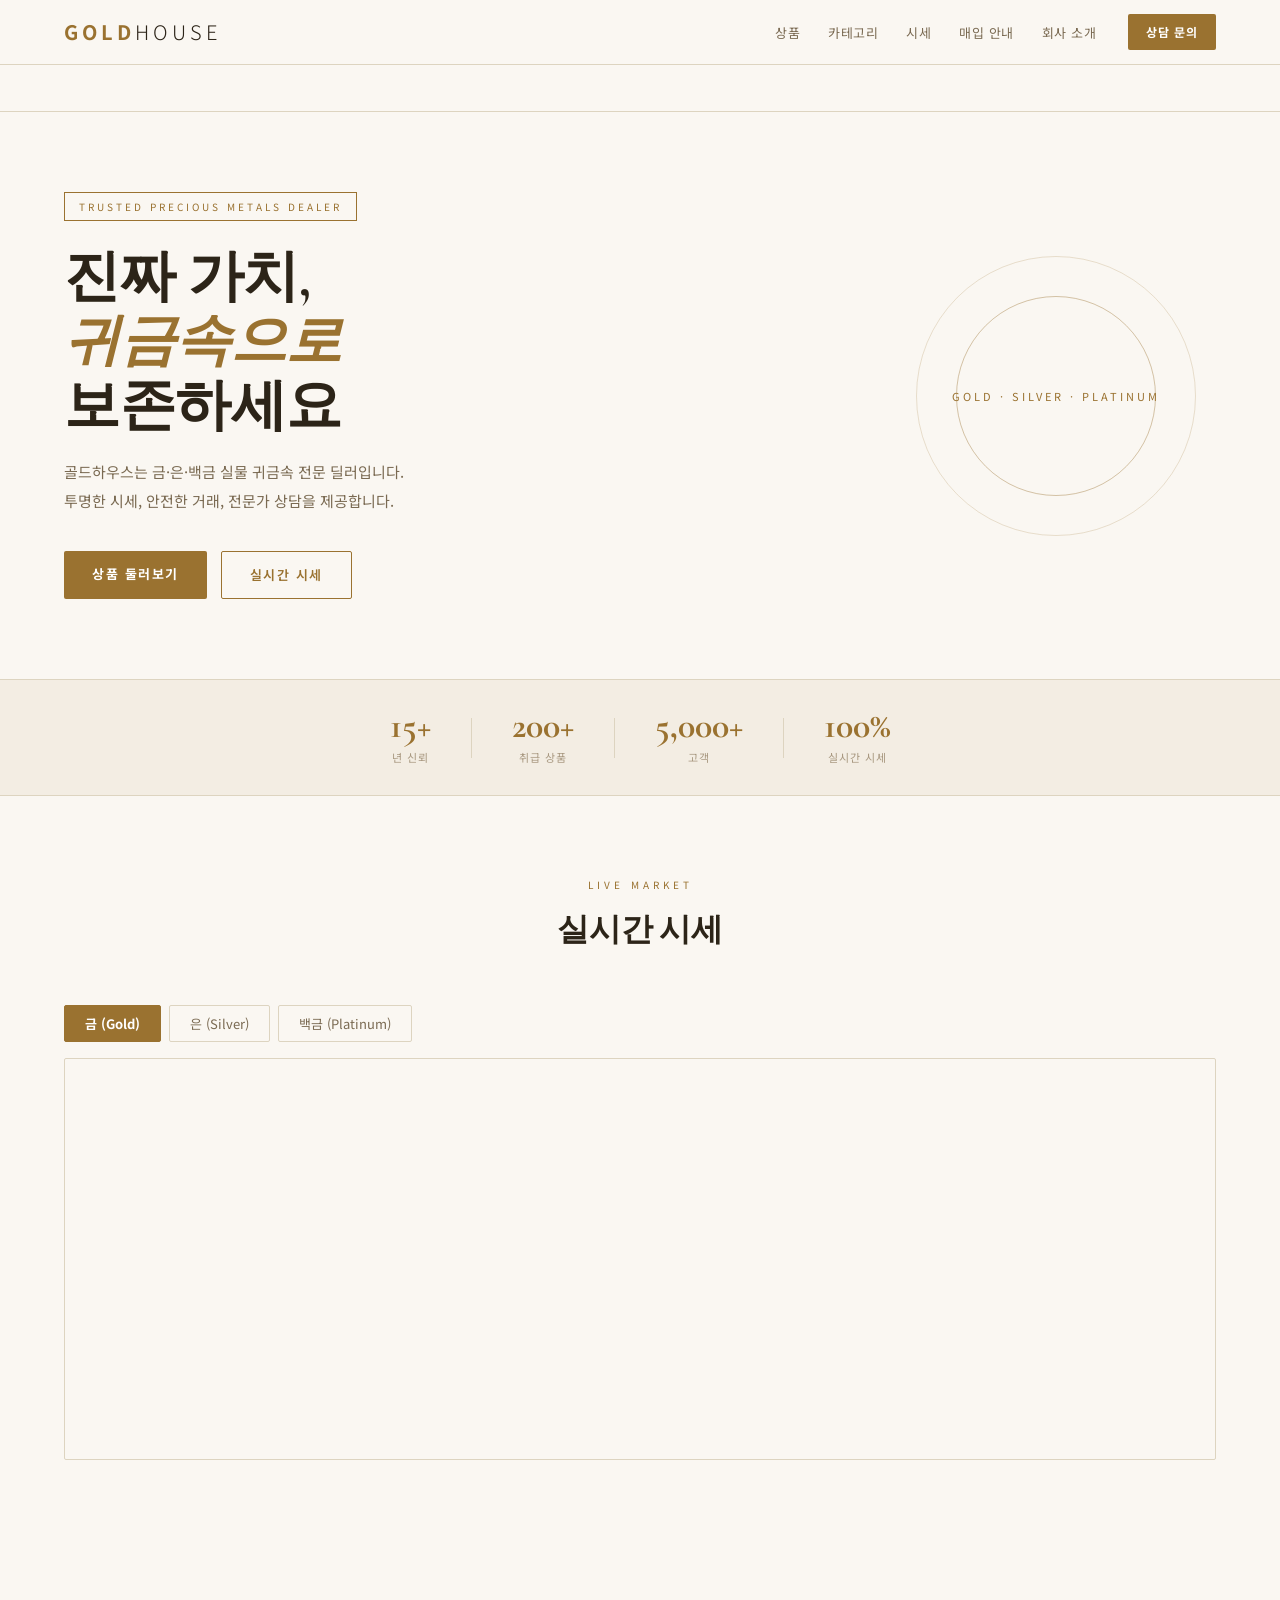
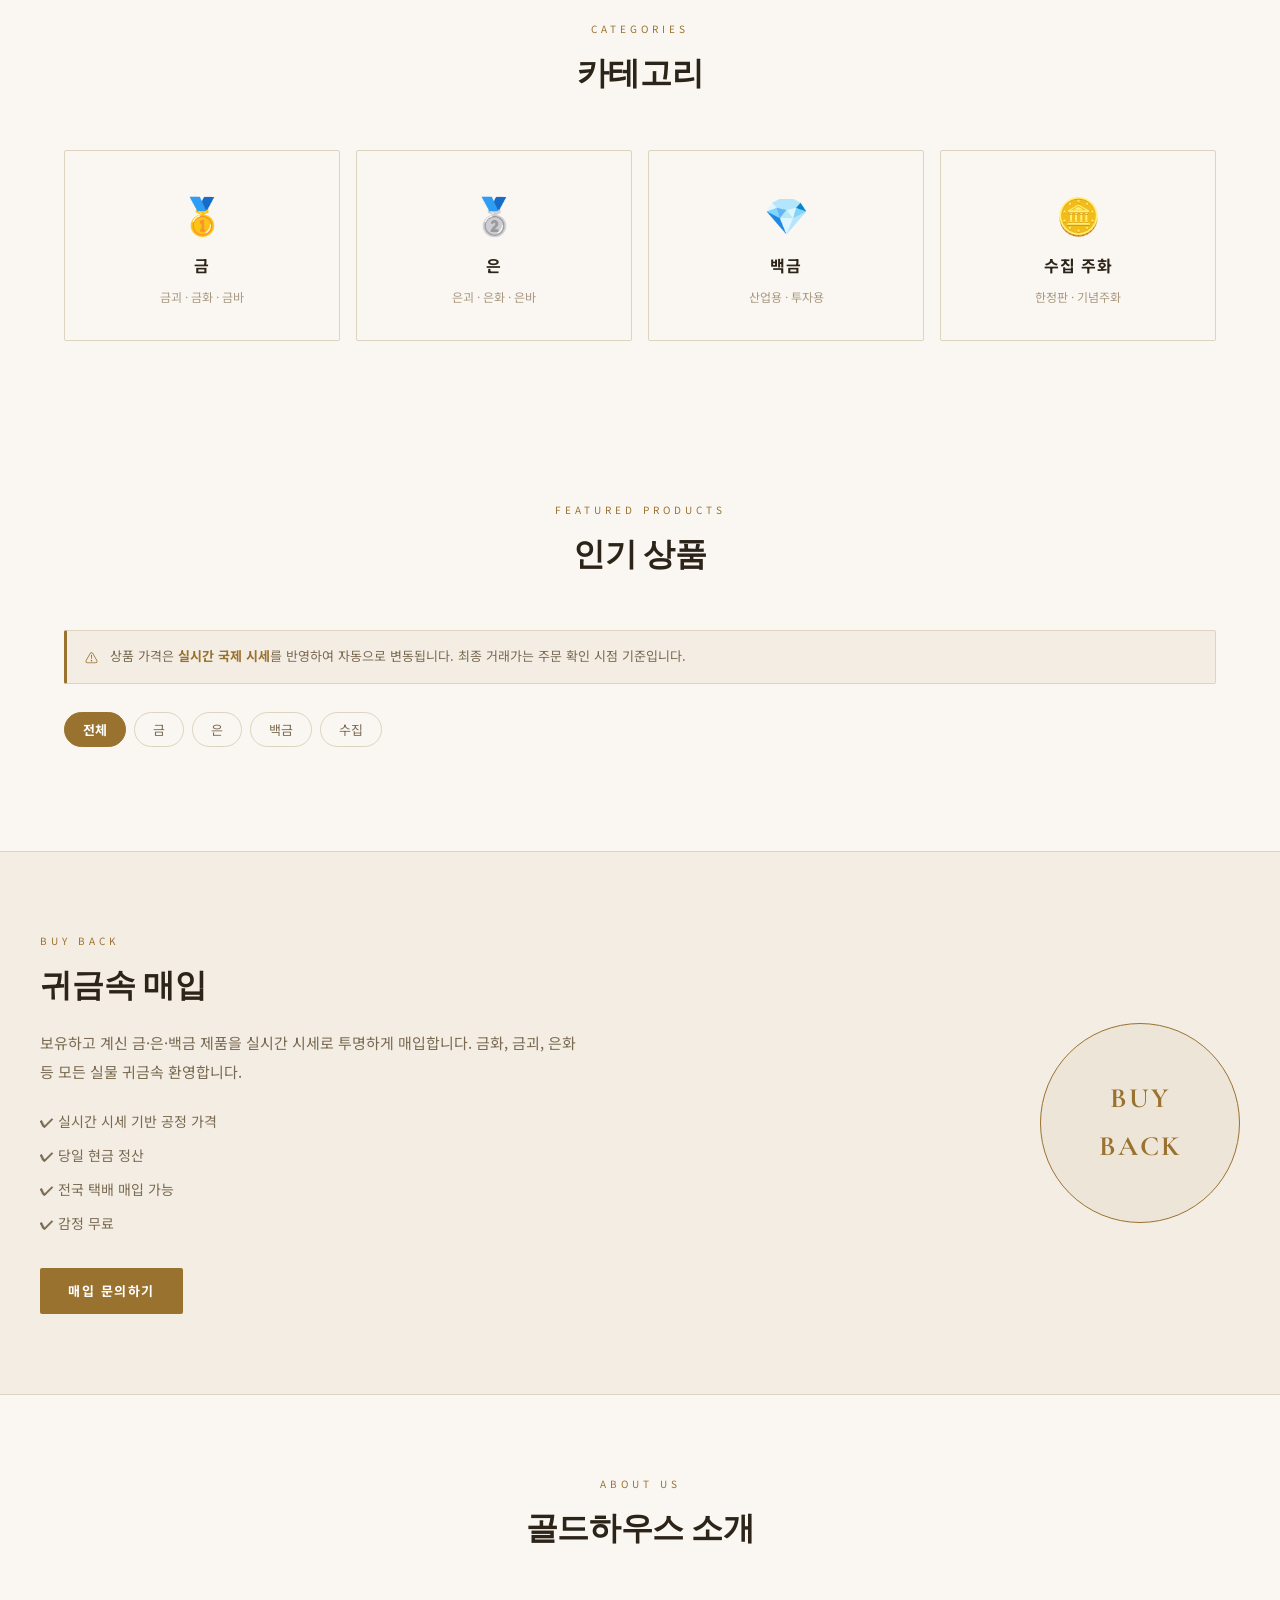
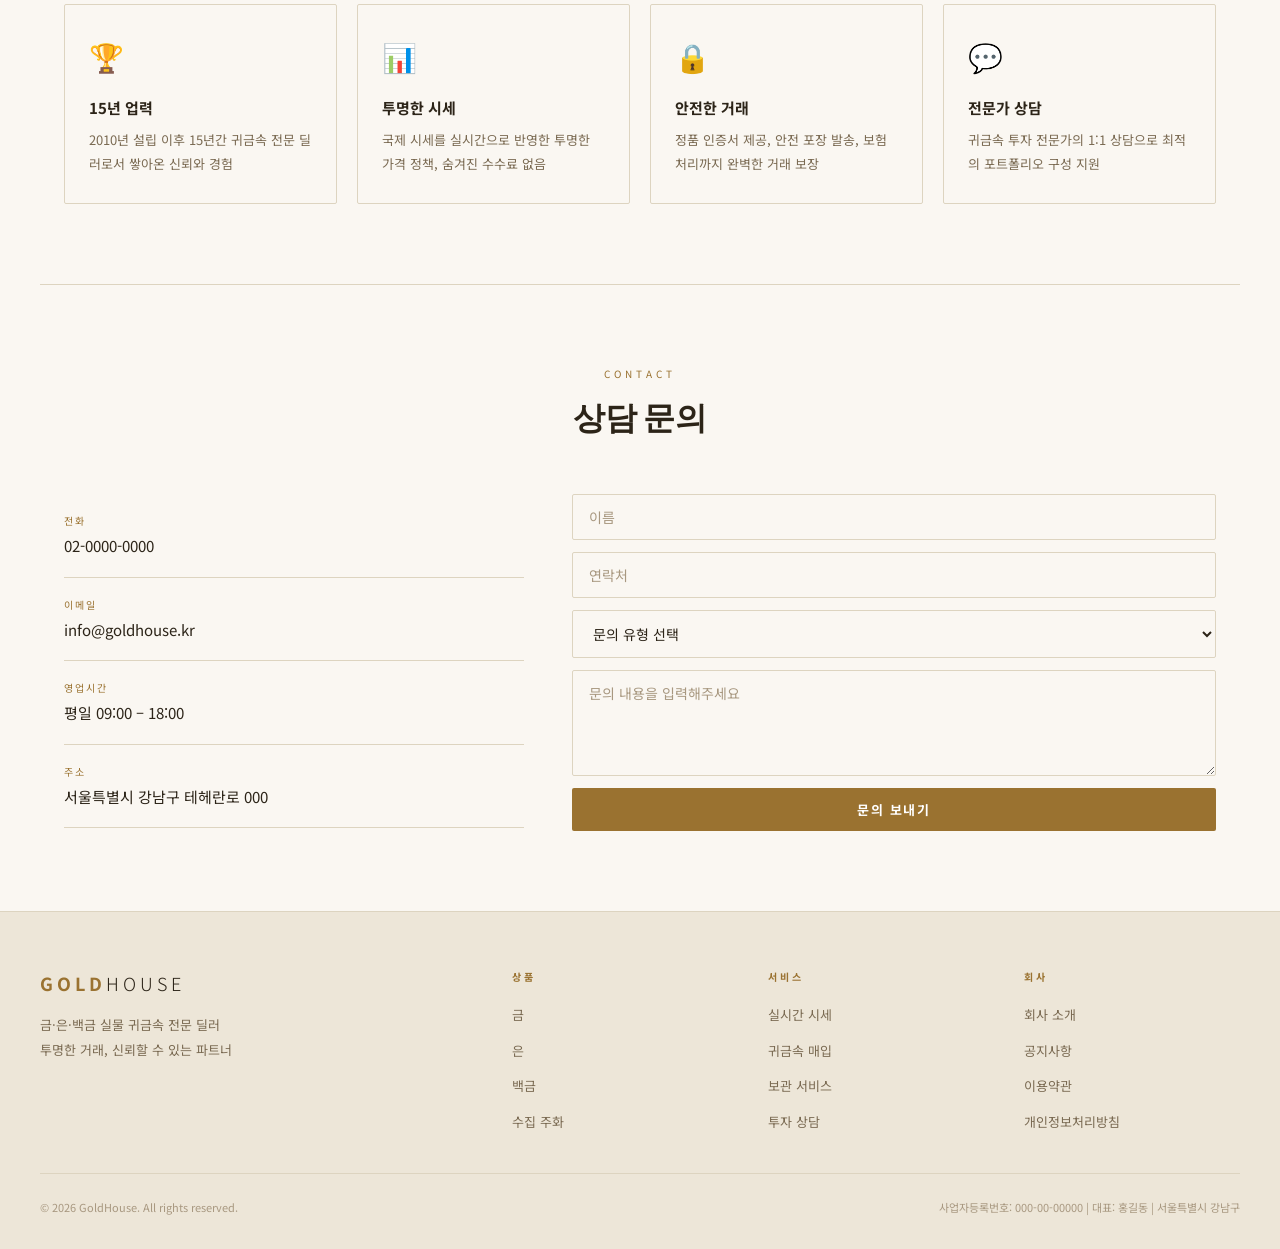
<file: index.html>
<!DOCTYPE html>
<html lang="ko">
<head>
  <meta charset="UTF-8" />
  <meta name="viewport" content="width=device-width, initial-scale=1.0" />
  <title>GoldHouse | 귀금속 전문 딜러</title>
  <link rel="preconnect" href="https://fonts.googleapis.com" />
  <link rel="preconnect" href="https://fonts.gstatic.com" crossorigin />
  <link href="https://fonts.googleapis.com/css2?family=Noto+Sans+KR:wght@300;400;500;700&family=Cormorant+Garamond:ital,wght@0,400;0,600;0,700;1,400&display=swap" rel="stylesheet" />
  <link rel="stylesheet" href="style.css" />
</head>
<body>

  <!-- HEADER / NAV -->
  <header class="header" id="header">
    <div class="header-inner">
      <div class="logo">GOLD<span>HOUSE</span></div>

      <button class="hamburger" id="hamburger" aria-label="메뉴 열기">
        <span></span><span></span><span></span>
      </button>

      <nav class="nav" id="nav">
        <ul>
          <li><a href="#products">상품</a></li>
          <li><a href="#categories">카테고리</a></li>
          <li><a href="#prices">시세</a></li>
          <li><a href="#buyback">매입 안내</a></li>
          <li><a href="#about">회사 소개</a></li>
        </ul>
        <a href="#contact" class="btn-nav">상담 문의</a>
      </nav>
    </div>
  </header>

  <!-- MOBILE NAV OVERLAY -->
  <div class="nav-overlay" id="navOverlay"></div>

  <!-- TICKER (TradingView) -->
  <div class="ticker-wrap">
    <div class="tradingview-widget-container">
      <div class="tradingview-widget-container__widget"></div>
      <script type="text/javascript" src="https://s3.tradingview.com/external-embedding/embed-widget-ticker-tape.js" async>
      {
        "symbols": [
          { "proName": "OANDA:XAUUSD", "title": "금 Gold" },
          { "proName": "OANDA:XAGUSD", "title": "은 Silver" },
          { "proName": "OANDA:XPTUSD", "title": "백금 Platinum" },
          { "proName": "OANDA:XPDUSD", "title": "팔라듐 Palladium" },
          { "proName": "FX_IDC:USDKRW", "title": "달러/원" }
        ],
        "showSymbolLogo": false,
        "isTransparent": false,
        "displayMode": "adaptive",
        "colorTheme": "light",
        "locale": "kr"
      }
      </script>
    </div>
  </div>

  <!-- HERO -->
  <section class="hero">
    <div class="hero-content">
      <div class="hero-badge">TRUSTED PRECIOUS METALS DEALER</div>
      <h1 class="hero-title">진짜 가치,<br><em>귀금속으로</em><br>보존하세요</h1>
      <p class="hero-desc">골드하우스는 금·은·백금 실물 귀금속 전문 딜러입니다.<br>투명한 시세, 안전한 거래, 전문가 상담을 제공합니다.</p>
      <div class="hero-btns">
        <a href="#products" class="btn-gold">상품 둘러보기</a>
        <a href="#prices" class="btn-outline">실시간 시세</a>
      </div>
    </div>
    <div class="hero-deco" aria-hidden="true">
      <div class="deco-circle c1"></div>
      <div class="deco-circle c2"></div>
      <div class="deco-text">GOLD · SILVER · PLATINUM</div>
    </div>
  </section>

  <!-- STATS -->
  <div class="stats-bar">
    <div class="stats-inner">
      <div class="stat"><span class="stat-num">15+</span><span class="stat-label">년 신뢰</span></div>
      <div class="stat-divider"></div>
      <div class="stat"><span class="stat-num">200+</span><span class="stat-label">취급 상품</span></div>
      <div class="stat-divider"></div>
      <div class="stat"><span class="stat-num">5,000+</span><span class="stat-label">고객</span></div>
      <div class="stat-divider"></div>
      <div class="stat"><span class="stat-num">100%</span><span class="stat-label">실시간 시세</span></div>
    </div>
  </div>

  <!-- TRADINGVIEW CHART -->
  <section class="section" id="prices">
    <div class="section-title">
      <span class="eyebrow">LIVE MARKET</span>
      <h2>실시간 시세</h2>
    </div>
    <div class="chart-tabs">
      <button class="chart-tab active" data-symbol="XAUUSD">금 (Gold)</button>
      <button class="chart-tab" data-symbol="XAGUSD">은 (Silver)</button>
      <button class="chart-tab" data-symbol="XPTUSD">백금 (Platinum)</button>
    </div>
    <div class="chart-wrap" id="chartWrap">
      <!-- TradingView Widget -->
      <div class="tradingview-widget-container" style="height:400px;">
        <div id="tradingview_chart"></div>
        <script type="text/javascript" src="https://s3.tradingview.com/tv.js"></script>
        <script type="text/javascript" id="tvScript">
          var tvWidget = null;
          function loadChart(symbol) {
            var container = document.getElementById('tradingview_chart');
            container.innerHTML = '';
            if (typeof TradingView !== 'undefined') {
              tvWidget = new TradingView.widget({
                autosize: true,
                symbol: symbol,
                interval: "D",
                timezone: "Asia/Seoul",
                theme: "dark",
                style: "1",
                locale: "kr",
                toolbar_bg: "#0d0d0d",
                enable_publishing: false,
                hide_top_toolbar: false,
                hide_legend: false,
                save_image: false,
                container_id: "tradingview_chart",
                backgroundColor: "#0d0d0d",
                gridColor: "#1a1810",
                studies: []
              });
            }
          }
          document.addEventListener('DOMContentLoaded', function() {
            setTimeout(function() { loadChart('XAUUSD'); }, 500);
          });
        </script>
      </div>
    </div>
  </section>

  <!-- CATEGORIES -->
  <section class="section" id="categories">
    <div class="section-title">
      <span class="eyebrow">CATEGORIES</span>
      <h2>카테고리</h2>
    </div>
    <div class="cat-grid">
      <a href="#products" class="cat-card" data-filter="gold">
        <span class="cat-icon">🥇</span>
        <span class="cat-name">금</span>
        <span class="cat-sub">금괴 · 금화 · 금바</span>
      </a>
      <a href="#products" class="cat-card" data-filter="silver">
        <span class="cat-icon">🥈</span>
        <span class="cat-name">은</span>
        <span class="cat-sub">은괴 · 은화 · 은바</span>
      </a>
      <a href="#products" class="cat-card" data-filter="platinum">
        <span class="cat-icon">💎</span>
        <span class="cat-name">백금</span>
        <span class="cat-sub">산업용 · 투자용</span>
      </a>
      <a href="#products" class="cat-card" data-filter="collectible">
        <span class="cat-icon">🪙</span>
        <span class="cat-name">수집 주화</span>
        <span class="cat-sub">한정판 · 기념주화</span>
      </a>
    </div>
  </section>

  <!-- PRODUCTS -->
  <section class="section" id="products">
    <div class="section-title">
      <span class="eyebrow">FEATURED PRODUCTS</span>
      <h2>인기 상품</h2>
    </div>

    <div class="notice">
      <span>⚠</span>
      <p>상품 가격은 <strong>실시간 국제 시세</strong>를 반영하여 자동으로 변동됩니다. 최종 거래가는 주문 확인 시점 기준입니다.</p>
    </div>

    <div class="filter-btns">
      <button class="filter-btn active" data-filter="all">전체</button>
      <button class="filter-btn" data-filter="gold">금</button>
      <button class="filter-btn" data-filter="silver">은</button>
      <button class="filter-btn" data-filter="platinum">백금</button>
      <button class="filter-btn" data-filter="collectible">수집</button>
    </div>

    <div class="product-grid" id="productGrid">
      <!-- JS로 렌더링 -->
    </div>
  </section>

  <!-- BUYBACK -->
  <section class="section buyback-section" id="buyback">
    <div class="buyback-inner">
      <div class="buyback-text">
        <span class="eyebrow">BUY BACK</span>
        <h2>귀금속 매입</h2>
        <p>보유하고 계신 금·은·백금 제품을 실시간 시세로 투명하게 매입합니다. 금화, 금괴, 은화 등 모든 실물 귀금속 환영합니다.</p>
        <ul class="buyback-list">
          <li>✔ 실시간 시세 기반 공정 가격</li>
          <li>✔ 당일 현금 정산</li>
          <li>✔ 전국 택배 매입 가능</li>
          <li>✔ 감정 무료</li>
        </ul>
        <a href="#contact" class="btn-gold">매입 문의하기</a>
      </div>
      <div class="buyback-deco" aria-hidden="true">
        <div class="buyback-circle">
          <span>BUY<br>BACK</span>
        </div>
      </div>
    </div>
  </section>

  <!-- ABOUT -->
  <section class="section" id="about">
    <div class="section-title">
      <span class="eyebrow">ABOUT US</span>
      <h2>골드하우스 소개</h2>
    </div>
    <div class="about-grid">
      <div class="about-card">
        <span class="about-icon">🏆</span>
        <h3>15년 업력</h3>
        <p>2010년 설립 이후 15년간 귀금속 전문 딜러로서 쌓아온 신뢰와 경험</p>
      </div>
      <div class="about-card">
        <span class="about-icon">📊</span>
        <h3>투명한 시세</h3>
        <p>국제 시세를 실시간으로 반영한 투명한 가격 정책, 숨겨진 수수료 없음</p>
      </div>
      <div class="about-card">
        <span class="about-icon">🔒</span>
        <h3>안전한 거래</h3>
        <p>정품 인증서 제공, 안전 포장 발송, 보험 처리까지 완벽한 거래 보장</p>
      </div>
      <div class="about-card">
        <span class="about-icon">💬</span>
        <h3>전문가 상담</h3>
        <p>귀금속 투자 전문가의 1:1 상담으로 최적의 포트폴리오 구성 지원</p>
      </div>
    </div>
  </section>

  <!-- CONTACT -->
  <section class="section contact-section" id="contact">
    <div class="section-title">
      <span class="eyebrow">CONTACT</span>
      <h2>상담 문의</h2>
    </div>
    <div class="contact-grid">
      <div class="contact-info">
        <div class="contact-item">
          <span class="contact-label">전화</span>
          <span class="contact-val">02-0000-0000</span>
        </div>
        <div class="contact-item">
          <span class="contact-label">이메일</span>
          <span class="contact-val">info@goldhouse.kr</span>
        </div>
        <div class="contact-item">
          <span class="contact-label">영업시간</span>
          <span class="contact-val">평일 09:00 – 18:00</span>
        </div>
        <div class="contact-item">
          <span class="contact-label">주소</span>
          <span class="contact-val">서울특별시 강남구 테헤란로 000</span>
        </div>
      </div>
      <form class="contact-form" id="contactForm">
        <input type="text" placeholder="이름" required />
        <input type="tel" placeholder="연락처" required />
        <select>
          <option value="">문의 유형 선택</option>
          <option>구매 문의</option>
          <option>매입 문의</option>
          <option>투자 상담</option>
          <option>기타</option>
        </select>
        <textarea placeholder="문의 내용을 입력해주세요" rows="4"></textarea>
        <button type="submit" class="btn-gold">문의 보내기</button>
      </form>
    </div>
  </section>

  <!-- FOOTER -->
  <footer class="footer">
    <div class="footer-inner">
      <div class="footer-grid">
        <div class="footer-brand">
          <div class="logo">GOLD<span>HOUSE</span></div>
          <p>금·은·백금 실물 귀금속 전문 딜러<br>투명한 거래, 신뢰할 수 있는 파트너</p>
        </div>
        <div class="footer-col">
          <h4>상품</h4>
          <ul>
            <li><a href="#">금</a></li>
            <li><a href="#">은</a></li>
            <li><a href="#">백금</a></li>
            <li><a href="#">수집 주화</a></li>
          </ul>
        </div>
        <div class="footer-col">
          <h4>서비스</h4>
          <ul>
            <li><a href="#">실시간 시세</a></li>
            <li><a href="#">귀금속 매입</a></li>
            <li><a href="#">보관 서비스</a></li>
            <li><a href="#">투자 상담</a></li>
          </ul>
        </div>
        <div class="footer-col">
          <h4>회사</h4>
          <ul>
            <li><a href="#">회사 소개</a></li>
            <li><a href="#">공지사항</a></li>
            <li><a href="#">이용약관</a></li>
            <li><a href="#">개인정보처리방침</a></li>
          </ul>
        </div>
      </div>
      <div class="footer-bottom">
        <p>© 2026 GoldHouse. All rights reserved.</p>
        <p>사업자등록번호: 000-00-00000 | 대표: 홍길동 | 서울특별시 강남구</p>
      </div>
    </div>
  </footer>

  <!-- 상품 상세 페이지 오버레이 -->
  <div class="detail-overlay" id="detailOverlay">
    <div class="detail-page" id="detailPage">

      <div class="detail-header">
        <button class="detail-back" id="detailBack">← 목록으로</button>
        <div class="logo">GOLD<span>HOUSE</span></div>
        <a href="#" class="btn-nav" id="detailContact">상담 문의</a>
      </div>

      <div class="detail-inner">
        <div class="detail-img-wrap">
          <div class="detail-img" id="detailImg"></div>
          <div class="detail-badges" id="detailBadges"></div>
        </div>

        <div class="detail-info">
          <span class="detail-tag" id="detailTag"></span>
          <h1 class="detail-name" id="detailName"></h1>

          <div class="detail-price-box">
            <div class="detail-price-label">현재 판매가</div>
            <div class="detail-price" id="detailPrice"></div>
            <div class="detail-price-note">* 실시간 시세 자동 반영 · 5분마다 갱신</div>
          </div>

          <div class="detail-specs" id="detailSpecs"></div>
          <div class="detail-desc" id="detailDesc"></div>

          <div class="detail-actions">
            <button class="btn-gold" id="detailInquiry">구매 문의하기</button>
            <button class="btn-outline" id="detailShare">공유하기</button>
          </div>

          <div class="detail-notice">
            <span>⚠</span>
            <p>가격은 실시간 국제 시세를 반영합니다. 최종 거래가는 주문 확인 시점 기준이며, 재고 상황에 따라 다를 수 있습니다.</p>
          </div>
        </div>
      </div>

    </div>
  </div>

  <script src="script.js"></script>
</body>
</html>
</file>
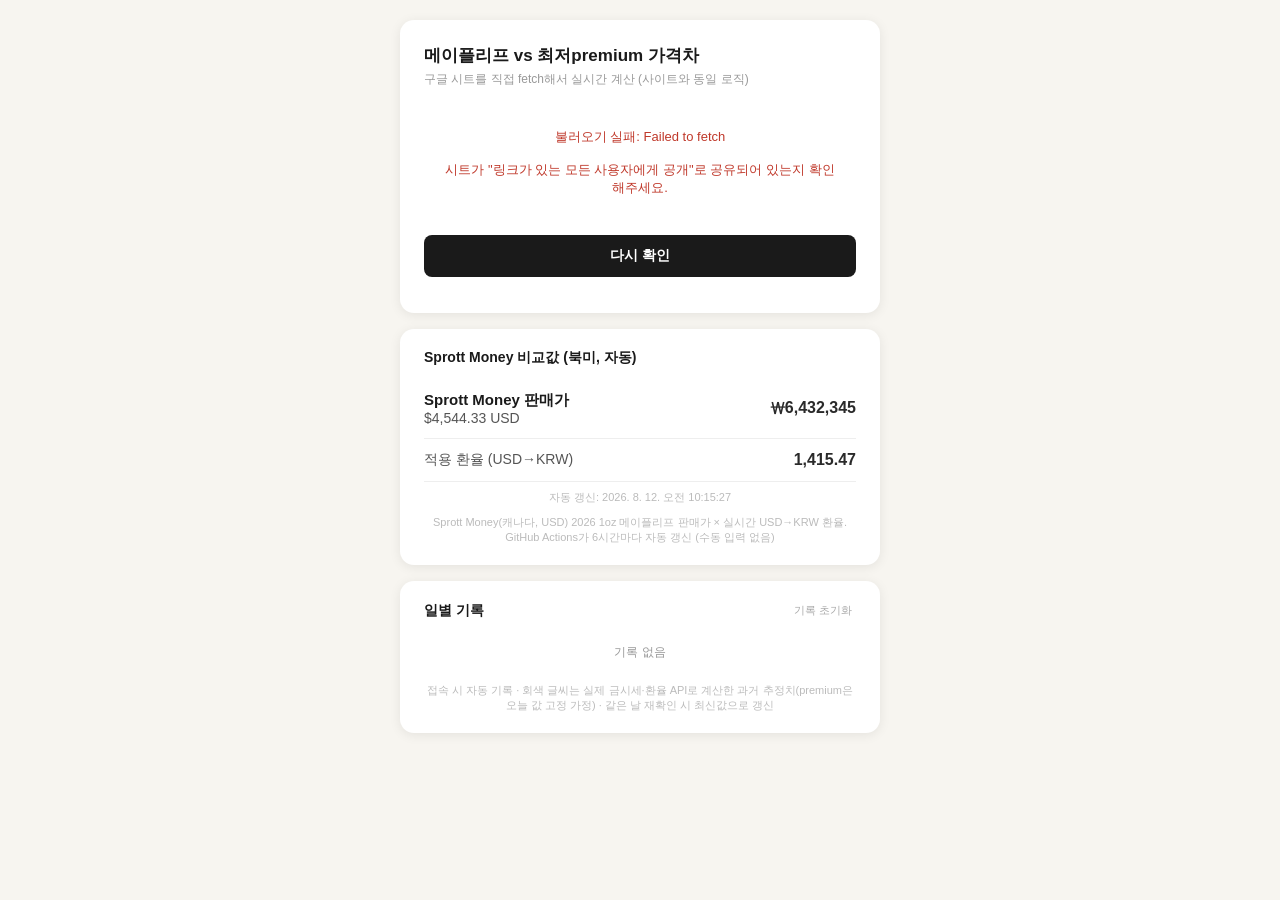
<file: premium-check.html>
<!DOCTYPE html>
<html lang="ko">
<head>
<meta charset="UTF-8">
<meta name="robots" content="noindex, nofollow">
<title>메이플 vs 최저premium 가격차 확인</title>
<style>
  * { box-sizing: border-box; }
  body {
    font-family: -apple-system, "Noto Sans KR", sans-serif;
    background: #f7f5f0;
    margin: 0;
    padding: 20px;
    color: #2a2a2a;
  }
  .card {
    max-width: 480px;
    margin: 0 auto;
    background: #fff;
    border-radius: 14px;
    box-shadow: 0 2px 12px rgba(0,0,0,0.08);
    padding: 24px;
  }
  h1 {
    font-size: 17px;
    margin: 0 0 4px;
    color: #1a1a1a;
  }
  .sub {
    font-size: 12px;
    color: #999;
    margin-bottom: 20px;
  }
  .row {
    display: flex;
    justify-content: space-between;
    align-items: center;
    padding: 12px 0;
    border-bottom: 1px solid #eee;
  }
  .row:last-child { border-bottom: none; }
  .label { font-size: 14px; color: #555; }
  .label .name { font-weight: 600; color: #1a1a1a; display: block; font-size: 15px; }
  .value { font-size: 16px; font-weight: 700; text-align: right; }
  .diff-box {
    margin-top: 18px;
    padding: 18px;
    background: linear-gradient(135deg, #C8A84B15, #C8A84B08);
    border: 1px solid #C8A84B40;
    border-radius: 10px;
    text-align: center;
  }
  .diff-box .diff-label { font-size: 13px; color: #8a7333; margin-bottom: 6px; }
  .diff-box .diff-value { font-size: 26px; font-weight: 800; color: #8a7333; }
  .diff-box .diff-premium { font-size: 12px; color: #a8935c; margin-top: 6px; }
  .refresh-btn {
    display: block;
    width: 100%;
    margin-top: 18px;
    padding: 12px;
    background: #1a1a1a;
    color: #fff;
    border: none;
    border-radius: 8px;
    font-size: 14px;
    font-weight: 600;
    cursor: pointer;
  }
  .refresh-btn:active { opacity: 0.7; }
  .refresh-btn:disabled { opacity: 0.5; }
  .status { text-align: center; font-size: 12px; color: #aaa; margin-top: 12px; }
  .error { color: #c0392b; text-align: center; padding: 20px; font-size: 13px; }
  .anomaly {
    margin-top: 10px;
    padding: 10px 12px;
    background: #fdecea;
    border: 1px solid #f5b7b1;
    border-radius: 8px;
    font-size: 12px;
    color: #a03020;
  }
  .history-section {
    max-width: 480px;
    margin: 16px auto 0;
    background: #fff;
    border-radius: 14px;
    box-shadow: 0 2px 12px rgba(0,0,0,0.08);
    padding: 20px 24px;
  }
  .history-header {
    display: flex;
    justify-content: space-between;
    align-items: center;
    margin-bottom: 12px;
  }
  .history-header h2 {
    font-size: 14px;
    margin: 0;
    color: #1a1a1a;
  }
  .history-clear {
    font-size: 11px;
    color: #aaa;
    background: none;
    border: none;
    cursor: pointer;
    padding: 2px 4px;
  }
  .history-clear:active { opacity: 0.6; }
  .history-empty {
    font-size: 12px;
    color: #999;
    text-align: center;
    padding: 12px 0;
  }
  table.history-table {
    width: 100%;
    border-collapse: collapse;
    font-size: 12px;
  }
  table.history-table th {
    text-align: right;
    font-weight: 600;
    color: #999;
    padding: 6px 4px;
    border-bottom: 1px solid #eee;
    font-size: 11px;
  }
  table.history-table th:first-child { text-align: left; }
  table.history-table td {
    text-align: right;
    padding: 7px 4px;
    border-bottom: 1px solid #f2f2f2;
    color: #333;
  }
  table.history-table td:first-child {
    text-align: left;
    color: #666;
  }
  table.history-table tr:last-child td { border-bottom: none; }
  table.history-table td.diff-cell { font-weight: 700; color: #8a7333; }
  table.history-table tr.estimated td { color: #aaa; }
  table.history-table tr.estimated td.diff-cell { color: #b5a06a; font-weight: 600; }
  .est-badge {
    font-size: 9px;
    color: #bbb;
    border: 1px solid #ddd;
    border-radius: 4px;
    padding: 1px 4px;
    margin-left: 4px;
  }
  .history-change {
    font-size: 10px;
    margin-left: 4px;
  }
  .history-change.up { color: #c0392b; }
  .history-change.down { color: #2471a3; }
  .history-note {
    font-size: 11px;
    color: #bbb;
    margin-top: 10px;
    text-align: center;
  }
</style>
</head>
<body>
  <div class="card" id="app">
    <h1>메이플리프 vs 최저premium 가격차</h1>
    <div class="sub">구글 시트를 직접 fetch해서 실시간 계산 (사이트와 동일 로직)</div>
    <div id="content">로딩 중...</div>
    <button class="refresh-btn" id="refreshBtn" onclick="load()">다시 확인</button>
    <div class="status" id="status"></div>
  </div>

  <div class="history-section" id="sprottCard">
    <div class="history-header">
      <h2>Sprott Money 비교값 (북미, 자동)</h2>
    </div>
    <div id="sprottContent"><div class="history-empty">불러오는 중...</div></div>
    <div class="history-note">Sprott Money(캐나다, USD) 2026 1oz 메이플리프 판매가 × 실시간 USD→KRW 환율. GitHub Actions가 6시간마다 자동 갱신 (수동 입력 없음)</div>
  </div>

  <div class="history-section">
    <div class="history-header">
      <h2>일별 기록</h2>
      <button class="history-clear" onclick="clearHistory()">기록 초기화</button>
    </div>
    <div id="historyContent"><div class="history-empty">기록 없음</div></div>
    <div class="history-note">접속 시 자동 기록 · 회색 글씨는 실제 금시세·환율 API로 계산한 과거 추정치(premium은 오늘 값 고정 가정) · 같은 날 재확인 시 최신값으로 갱신</div>
  </div>

<script>
const SHEET_ID = '1gMqKhtWwTAizoBGlrGDpm6sl5c6vmbotGzg3qXl16-w';

async function fetchSheetTab(tabName) {
  const url = `https://docs.google.com/spreadsheets/d/${SHEET_ID}/gviz/tq?tqx=out:json&sheet=${encodeURIComponent(tabName)}`;
  const res = await fetch(url);
  if (!res.ok) throw new Error(`시트 응답 오류 (${res.status})`);
  const text = await res.text();
  const match = text.match(/google\.visualization\.Query\.setResponse\(([\s\S]*?)\);/);
  if (!match) throw new Error('시트 응답 파싱 실패');
  return JSON.parse(match[1]);
}

function fmtWon(n) {
  return `₩${Math.round(n).toLocaleString()}`;
}

// ---- Sprott Money 비교값 (GitHub Actions가 6시간마다 자동 생성하는 JSON) ----
let currentMaplePriceForCompare = null; // load()가 메이플리프 가격을 구하면 채워짐

async function loadSprottCompare() {
  const el = document.getElementById('sprottContent');
  try {
    // 캐시 방지용 타임스탬프 쿼리
    const res = await fetch(`data/sprott-compare.json?t=${Date.now()}`);
    if (!res.ok) throw new Error(`데이터 파일 응답 오류 (${res.status})`);
    const data = await res.json();

    if (!data.success) {
      el.innerHTML = `<div class="error">Sprott 데이터 갱신 실패: ${data.error || '알 수 없는 오류'}<br>(마지막 시도: ${new Date(data.generatedAt).toLocaleString('ko-KR')})</div>`;
      return;
    }

    const updatedAt = new Date(data.generatedAt).toLocaleString('ko-KR');
    let diffHtml = '';
    if (currentMaplePriceForCompare) {
      const diff = currentMaplePriceForCompare - data.priceKrw;
      const diffLabel = diff >= 0 ? '우리 사이트가 더 비쌈' : '우리 사이트가 더 저렴';
      diffHtml = `
        <div class="row">
          <div class="label">가격 차이 (메이플 기준)</div>
          <div class="value">${fmtWon(Math.abs(diff))}</div>
        </div>
        <div class="history-note" style="margin-top:0">${diffLabel}</div>
      `;
    }

    el.innerHTML = `
      <div class="row">
        <div class="label"><span class="name">Sprott Money 판매가</span>$${data.priceUsd.toLocaleString()} USD</div>
        <div class="value">${fmtWon(data.priceKrw)}</div>
      </div>
      <div class="row">
        <div class="label">적용 환율 (USD→KRW)</div>
        <div class="value">${Number(data.usdToKrw).toLocaleString(undefined, {maximumFractionDigits: 2})}</div>
      </div>
      ${diffHtml}
      <div class="history-note" style="margin-top:8px">자동 갱신: ${updatedAt}</div>
    `;
  } catch (e) {
    el.innerHTML = `<div class="error">불러오기 실패: ${e.message}</div>`;
  }
}

// ---- 일별 기록 (localStorage) ----
const HISTORY_KEY = 'premiumCheckHistory';
const HISTORY_MAX = 95; // 최대 보관 일수

function todayKey() {
  const d = new Date();
  const y = d.getFullYear();
  const m = String(d.getMonth() + 1).padStart(2, '0');
  const day = String(d.getDate()).padStart(2, '0');
  return `${y}-${m}-${day}`;
}

function loadHistory() {
  try {
    return JSON.parse(localStorage.getItem(HISTORY_KEY) || '[]');
  } catch (e) {
    return [];
  }
}

function saveTodaySnapshot(entry) {
  let history = loadHistory();
  const key = todayKey();
  const idx = history.findIndex(h => h.date === key);
  const record = { date: key, estimated: false, ...entry };
  if (idx >= 0) {
    history[idx] = record;
  } else {
    history.push(record);
  }
  history.sort((a, b) => (a.date < b.date ? 1 : -1)); // 최신순
  if (history.length > HISTORY_MAX) history = history.slice(0, HISTORY_MAX);
  localStorage.setItem(HISTORY_KEY, JSON.stringify(history));
  return history;
}

// ---- 과거 기록 백필 (실제 API 두 개 조합) ----
// 금시세: xaus.com /api/v1/history (키 불필요, CORS 오픈, 최대 5년 일봉)
// 환율: Frankfurter /v1 시계열 (ECB 공식, 키 불필요)
// 두 API 모두 실제 시장 데이터입니다. 다만 과거 시점의 premium(할증율)은
// 오늘 시트 값으로 고정 가정하여 계산하므로, premium을 그 사이 조정한 적이 있다면
// 그 구간의 정확도는 떨어집니다 → "추정" 뱃지로 구분 표시.
const BACKFILL_FLAG_KEY = 'premiumCheckBackfilledV3';
const BACKFILL_DAYS = 90; // 최근 며칠치를 백필할지

async function fetchGoldHistory() {
  const res = await fetch('https://xaus.com/api/v1/history');
  if (!res.ok) throw new Error(`금시세 히스토리 API 오류 (${res.status})`);
  const json = await res.json();
  return json.points || []; // [{ d: 'YYYY-MM-DD', c, h, l }, ...]
}

async function fetchFrankfurterSeries(startDate, endDate) {
  const url = `https://api.frankfurter.dev/v1/${startDate}..${endDate}?from=USD&to=KRW`;
  const res = await fetch(url);
  if (!res.ok) throw new Error(`환율 API 오류 (${res.status})`);
  const json = await res.json();
  return json.rates || {}; // { 'YYYY-MM-DD': { KRW: number }, ... }
}

// 목표 날짜에 정확히 데이터가 없으면(주말/공휴일) 가장 가까운 이전 영업일 값 사용
function findNearestRate(rates, targetDate) {
  const dates = Object.keys(rates).sort();
  let best = null;
  for (const d of dates) {
    if (d <= targetDate) best = d;
    else break;
  }
  if (!best) best = dates[0];
  return best ? rates[best].KRW : null;
}

async function backfillHistory(mapleProduct, minProduct) {
  if (localStorage.getItem(BACKFILL_FLAG_KEY)) return; // 이미 실행함
  try {
    const goldPoints = await fetchGoldHistory();
    if (!goldPoints.length) throw new Error('금시세 히스토리 비어있음');

    const recentPoints = goldPoints.slice(-BACKFILL_DAYS);
    const startDate = recentPoints[0].d;
    const endDate = recentPoints[recentPoints.length - 1].d;
    const rates = await fetchFrankfurterSeries(startDate, endDate);

    let history = loadHistory();
    const existingDates = new Set(history.map(h => h.date));

    for (const point of recentPoints) {
      if (existingDates.has(point.d)) continue; // 실측 기록이 있으면 건드리지 않음
      const fx = findNearestRate(rates, point.d);
      if (!fx) continue;
      const krwPerOz = point.c * fx;
      const priceOf = (premium) => Math.round(krwPerOz * premium / 1000) * 1000;
      const maplePrice = priceOf(mapleProduct.premium);
      const minPrice = priceOf(minProduct.premium);
      history.push({
        date: point.d,
        estimated: true,
        mapleName: mapleProduct.name,
        maplePrice,
        minName: minProduct.name,
        minPrice,
        diff: maplePrice - minPrice,
      });
    }
    history.sort((a, b) => (a.date < b.date ? 1 : -1));
    localStorage.setItem(HISTORY_KEY, JSON.stringify(history));
    localStorage.setItem(BACKFILL_FLAG_KEY, '1');
    renderHistory();
  } catch (e) {
    console.warn('백필 실패:', e.message);
  }
}

function clearHistory() {
  if (!confirm('일별 기록을 모두 삭제할까요?')) return;
  localStorage.removeItem(HISTORY_KEY);
  renderHistory();
}

function renderHistory() {
  const el = document.getElementById('historyContent');
  const history = loadHistory();
  if (!history.length) {
    el.innerHTML = '<div class="history-empty">기록 없음</div>';
    return;
  }
  const rows = history.map((h, i) => {
    let changeHtml = '';
    const prev = history[i + 1]; // 하루 전 (최신순 정렬이므로 다음 인덱스)
    if (prev) {
      const delta = h.diff - prev.diff;
      if (delta !== 0) {
        const cls = delta > 0 ? 'up' : 'down';
        const arrow = delta > 0 ? '▲' : '▼';
        changeHtml = `<span class="history-change ${cls}">${arrow}${fmtWon(Math.abs(delta))}</span>`;
      }
    }
    const dateLabel = h.date.slice(5).replace('-', '/'); // MM/DD
    const badge = h.estimated ? '<span class="est-badge">추정</span>' : '';
    return `
      <tr class="${h.estimated ? 'estimated' : ''}">
        <td>${dateLabel}${badge}</td>
        <td>${fmtWon(h.maplePrice)}</td>
        <td>${fmtWon(h.minPrice)}</td>
        <td class="diff-cell">${fmtWon(h.diff)}${changeHtml}</td>
      </tr>`;
  }).join('');

  el.innerHTML = `
    <table class="history-table">
      <thead>
        <tr>
          <th>날짜</th>
          <th>메이플리프</th>
          <th>최저가</th>
          <th>가격차이</th>
        </tr>
      </thead>
      <tbody>${rows}</tbody>
    </table>`;
}

async function load() {
  const content = document.getElementById('content');
  const status = document.getElementById('status');
  const btn = document.getElementById('refreshBtn');
  btn.disabled = true;
  content.innerHTML = '로딩 중...';
  status.textContent = '';

  try {
    // 1) "상품" 탭 → 상품별 premium
    const productsJson = await fetchSheetTab('상품');
    const rows = productsJson.table.rows;
    const products = rows.map(r => {
      const c = r.c;
      return {
        name: c[0]?.v || '',
        brand: c[1]?.v || '',
        premium: parseFloat(c[3]?.v) || null,
      };
    }).filter(p => p.name && p.premium);

    if (!products.length) throw new Error('상품 데이터를 찾지 못함');

    // 2) "계산" 탭 → 금시세(USD) + 환율(KRW)
    const calcJson = await fetchSheetTab('계산');
    const calcRow = calcJson.table.rows[0].c;
    const goldPriceUsd = calcRow[0]?.v;
    const exchangeRate = calcRow[4]?.v;

    if (!goldPriceUsd || !exchangeRate) throw new Error('금시세/환율 데이터를 찾지 못함');

    const krwPerOz = goldPriceUsd * exchangeRate;

    // 3) 메이플리프 찾기
    const maple = products.find(p => p.name.includes('메이플'));
    // 4) 최저 premium 찾기
    const minProduct = products.reduce((min, p) => (p.premium < min.premium ? p : min), products[0]);

    if (!maple) throw new Error('메이플리프 상품을 시트에서 찾지 못함');

    const priceOf = (premium) => Math.round(krwPerOz * premium / 1000) * 1000;
    const maplePrice = priceOf(maple.premium);
    const minPrice = priceOf(minProduct.premium);
    const diff = maplePrice - minPrice;

    let anomalyHtml = '';
    // premium이 다른 상품들 평균에서 크게 벗어나면 이상치로 경고 (임시 오타 등 감지용)
    const avgPremium = products.reduce((s, p) => s + p.premium, 0) / products.length;
    if (maple.premium > avgPremium * 1.5) {
      anomalyHtml = `<div class="anomaly">⚠️ 메이플리프 premium(${maple.premium})이 전체 평균(${avgPremium.toFixed(3)})보다 눈에 띄게 높습니다. 시트 오타 여부를 확인해보세요.</div>`;
    }

    content.innerHTML = `
      <div class="row">
        <div class="label"><span class="name">${maple.name}</span>premium ${maple.premium}</div>
        <div class="value">${fmtWon(maplePrice)}</div>
      </div>
      <div class="row">
        <div class="label"><span class="name">${minProduct.name}</span>premium ${minProduct.premium} (최저)</div>
        <div class="value">${fmtWon(minPrice)}</div>
      </div>
      <div class="diff-box">
        <div class="diff-label">가격 차이</div>
        <div class="diff-value">${fmtWon(diff)}</div>
        <div class="diff-premium">premium 차이: ${(maple.premium - minProduct.premium).toFixed(3)}</div>
      </div>
      ${anomalyHtml}
    `;
    status.textContent = `금시세 $${Number(goldPriceUsd).toFixed(2)} × 환율 ${Number(exchangeRate).toLocaleString()}원 기준 · ${new Date().toLocaleTimeString('ko-KR')} 조회`;

    saveTodaySnapshot({
      mapleName: maple.name,
      maplePrice,
      minName: minProduct.name,
      minPrice,
      diff,
    });
    renderHistory();
    backfillHistory(maple, minProduct);

    currentMaplePriceForCompare = maplePrice;
    loadSprottCompare();
  } catch (e) {
    content.innerHTML = `<div class="error">불러오기 실패: ${e.message}<br><br>시트가 "링크가 있는 모든 사용자에게 공개"로 공유되어 있는지 확인해주세요.</div>`;
  } finally {
    btn.disabled = false;
  }
}

renderHistory();
load();
loadSprottCompare(); // 메이플 가격 계산과 무관하게 우선 1회 표시 (성공 시 load()에서 차액 포함해 재렌더링)
</script>
</body>
</html>
</file>
<file: style.css>
/* ===== RESET & BASE ===== */
*, *::before, *::after { margin: 0; padding: 0; box-sizing: border-box; }

:root {
  --gold: #9a7230;
  --gold-light: #b8924a;
  --gold-dark: #7a5820;
  --bg: #faf7f2;
  --bg2: #f3ede3;
  --bg3: #ede6d8;
  --border: #ddd4c0;
  --text: #2c2418;
  --text-muted: #7a6a52;
  --text-dim: #a89880;
  --up: #3a8c3a;
  --dn: #c03030;
  --font-display: 'Cormorant Garamond', Georgia, serif;
  --font-body: 'Noto Sans KR', sans-serif;
  --radius: 2px;
  --transition: 0.2s ease;
}

html { scroll-behavior: smooth; }

body {
  font-family: var(--font-body);
  background: var(--bg);
  color: var(--text);
  font-size: 15px;
  line-height: 1.7;
  overflow-x: hidden;
}

a { color: inherit; text-decoration: none; }
img { max-width: 100%; display: block; }
button { cursor: pointer; font-family: var(--font-body); }

/* ===== SCROLLBAR ===== */
::-webkit-scrollbar { width: 6px; }
::-webkit-scrollbar-track { background: var(--bg); }
::-webkit-scrollbar-thumb { background: var(--border); border-radius: 3px; }

/* ===== BUTTONS ===== */
.btn-gold {
  display: inline-block;
  background: var(--gold);
  color: #ffffff;
  padding: 12px 28px;
  font-size: 13px;
  font-weight: 700;
  letter-spacing: 1.5px;
  border: none;
  border-radius: var(--radius);
  transition: background var(--transition);
  text-transform: uppercase;
}
.btn-gold:hover { background: var(--gold-light); }

.btn-outline {
  display: inline-block;
  background: transparent;
  color: var(--gold);
  padding: 12px 28px;
  font-size: 13px;
  font-weight: 600;
  letter-spacing: 1.5px;
  border: 1px solid var(--gold);
  border-radius: var(--radius);
  transition: background var(--transition), color var(--transition);
  text-transform: uppercase;
}
.btn-outline:hover { background: var(--gold); color: #ffffff; }

/* ===== HEADER ===== */
.header {
  position: sticky;
  top: 0;
  z-index: 200;
  background: rgba(250,247,242,0.96);
  backdrop-filter: blur(8px);
  border-bottom: 1px solid var(--border);
}
.header-inner {
  max-width: 1200px;
  margin: 0 auto;
  padding: 0 24px;
  height: 64px;
  display: flex;
  align-items: center;
  justify-content: space-between;
  gap: 24px;
}

.logo {
  font-family: var(--font-body);
  font-size: 20px;
  font-weight: 700;
  letter-spacing: 4px;
  color: var(--gold);
  flex-shrink: 0;
}
.logo span { color: var(--text); font-weight: 300; }

.nav { display: flex; align-items: center; gap: 32px; }
.nav ul { display: flex; list-style: none; gap: 28px; }
.nav ul a {
  font-size: 13px;
  letter-spacing: 0.5px;
  color: var(--text-muted);
  transition: color var(--transition);
}
.nav ul a:hover { color: var(--gold); }
.btn-nav {
  background: var(--gold);
  color: #ffffff;
  padding: 8px 18px;
  font-size: 12px;
  font-weight: 700;
  letter-spacing: 1px;
  border: none;
  border-radius: var(--radius);
  white-space: nowrap;
  transition: background var(--transition);
  text-transform: uppercase;
}
.btn-nav:hover { background: var(--gold-light); }

/* HAMBURGER */
.hamburger {
  display: none;
  flex-direction: column;
  gap: 5px;
  background: none;
  border: none;
  padding: 4px;
  z-index: 300;
}
.hamburger span {
  display: block;
  width: 24px;
  height: 2px;
  background: var(--text);
  transition: transform 0.3s, opacity 0.3s;
}
.hamburger.open span:nth-child(1) { transform: translateY(7px) rotate(45deg); }
.hamburger.open span:nth-child(2) { opacity: 0; }
.hamburger.open span:nth-child(3) { transform: translateY(-7px) rotate(-45deg); }

.nav-overlay {
  display: none;
  position: fixed;
  inset: 0;
  background: rgba(0,0,0,0.3);
  z-index: 150;
}
.nav-overlay.show { display: block; }

/* ===== TICKER ===== */
.ticker-wrap {
  border-bottom: 1px solid var(--border);
  overflow: hidden;
}
.ticker-wrap .tradingview-widget-container {
  width: 100%;
}
.ticker-wrap .tradingview-widget-container__widget {
  height: 46px;
}

/* ===== HERO ===== */
.hero {
  min-height: 560px;
  padding: 80px 24px;
  max-width: 1200px;
  margin: 0 auto;
  display: flex;
  align-items: center;
  justify-content: space-between;
  gap: 48px;
  position: relative;
}
.hero-badge {
  display: inline-block;
  border: 1px solid var(--gold);
  color: var(--gold);
  font-size: 10px;
  letter-spacing: 3px;
  padding: 5px 14px;
  margin-bottom: 24px;
  text-transform: uppercase;
}
.hero-title {
  font-family: var(--font-display);
  font-size: clamp(36px, 5vw, 56px);
  font-weight: 700;
  line-height: 1.15;
  color: var(--text);
  margin-bottom: 20px;
  letter-spacing: -0.5px;
}
.hero-title em { color: var(--gold); font-style: italic; }
.hero-desc {
  font-size: 15px;
  color: var(--text-muted);
  line-height: 1.9;
  margin-bottom: 36px;
  max-width: 440px;
}
.hero-btns { display: flex; gap: 14px; flex-wrap: wrap; }

.hero-deco {
  flex-shrink: 0;
  position: relative;
  width: 320px;
  height: 320px;
}
.deco-circle {
  position: absolute;
  border-radius: 50%;
}
.deco-circle.c1 { width: 280px; height: 280px; top: 20px; left: 20px; border: 1px solid rgba(154,114,48,0.2); }
.deco-circle.c2 { width: 200px; height: 200px; top: 60px; left: 60px; border: 1px solid rgba(154,114,48,0.4); animation: rotateSlow 20s linear infinite; }
.deco-text {
  position: absolute;
  top: 50%;
  left: 50%;
  transform: translate(-50%, -50%);
  font-size: 11px;
  letter-spacing: 3px;
  color: var(--gold);
  white-space: nowrap;
}
@keyframes rotateSlow { to { transform: rotate(360deg); } }

/* ===== STATS ===== */
.stats-bar {
  background: var(--bg2);
  border-top: 1px solid var(--border);
  border-bottom: 1px solid var(--border);
  padding: 28px 24px;
}
.stats-inner {
  max-width: 1200px;
  margin: 0 auto;
  display: flex;
  align-items: center;
  justify-content: center;
  flex-wrap: wrap;
}
.stat {
  display: flex;
  flex-direction: column;
  align-items: center;
  padding: 0 40px;
}
.stat-num {
  font-family: var(--font-display);
  font-size: 36px;
  font-weight: 700;
  color: var(--gold);
  line-height: 1;
}
.stat-label { font-size: 11px; color: var(--text-dim); letter-spacing: 1px; margin-top: 4px; }
.stat-divider { width: 1px; height: 40px; background: var(--border); }

/* ===== SECTIONS ===== */
.section {
  padding: 80px 24px;
  max-width: 1200px;
  margin: 0 auto;
}
.section-title { text-align: center; margin-bottom: 48px; }
.eyebrow {
  display: block;
  font-size: 10px;
  letter-spacing: 4px;
  color: var(--gold);
  margin-bottom: 10px;
  text-transform: uppercase;
}
.section-title h2 {
  font-family: var(--font-display);
  font-size: clamp(24px, 3vw, 32px);
  font-weight: 700;
  color: var(--text);
  letter-spacing: -0.3px;
}

/* ===== CHART ===== */
.chart-tabs {
  display: flex;
  gap: 8px;
  margin-bottom: 16px;
  flex-wrap: wrap;
}
.chart-tab {
  background: transparent;
  border: 1px solid var(--border);
  color: var(--text-muted);
  padding: 8px 20px;
  font-size: 13px;
  border-radius: var(--radius);
  transition: all var(--transition);
}
.chart-tab:hover { border-color: var(--gold); color: var(--gold); }
.chart-tab.active { background: var(--gold); color: #ffffff; border-color: var(--gold); font-weight: 700; }
.chart-wrap { border: 1px solid var(--border); border-radius: var(--radius); overflow: hidden; }
#tradingview_chart { height: 400px; }

/* ===== CATEGORIES ===== */
.cat-grid {
  display: grid;
  grid-template-columns: repeat(auto-fit, minmax(200px, 1fr));
  gap: 16px;
}
.cat-card {
  border: 1px solid var(--border);
  padding: 32px 20px;
  text-align: center;
  background: var(--bg);
  display: flex;
  flex-direction: column;
  align-items: center;
  gap: 8px;
  border-radius: var(--radius);
  transition: border-color var(--transition), background var(--transition);
}
.cat-card:hover { border-color: var(--gold); background: var(--bg2); }
.cat-icon { font-size: 36px; }
.cat-name { font-size: 16px; font-weight: 700; color: var(--text); letter-spacing: 1px; }
.cat-sub { font-size: 12px; color: var(--text-dim); }

/* ===== NOTICE ===== */
.notice {
  display: flex;
  align-items: flex-start;
  gap: 12px;
  background: var(--bg2);
  border: 1px solid var(--border);
  border-left: 3px solid var(--gold);
  padding: 14px 18px;
  margin-bottom: 28px;
  border-radius: var(--radius);
  font-size: 13px;
  color: var(--text-muted);
}
.notice span { color: var(--gold); flex-shrink: 0; margin-top: 2px; }
.notice strong { color: var(--gold); }

/* ===== FILTER ===== */
.filter-btns {
  display: flex;
  gap: 8px;
  margin-bottom: 24px;
  flex-wrap: wrap;
}
.filter-btn {
  background: transparent;
  border: 1px solid var(--border);
  color: var(--text-muted);
  padding: 7px 18px;
  font-size: 13px;
  border-radius: 20px;
  transition: all var(--transition);
}
.filter-btn:hover { border-color: var(--gold); color: var(--gold); }
.filter-btn.active { background: var(--gold); color: #ffffff; border-color: var(--gold); font-weight: 700; }

/* ===== PRODUCTS ===== */
.product-grid {
  display: grid;
  grid-template-columns: repeat(auto-fill, minmax(230px, 1fr));
  gap: 20px;
}
.product-card {
  background: var(--bg);
  border: 1px solid var(--border);
  border-radius: var(--radius);
  overflow: hidden;
  transition: border-color var(--transition), transform var(--transition), box-shadow var(--transition);
  display: flex;
  flex-direction: column;
}
.product-card:hover { border-color: var(--gold); transform: translateY(-3px); box-shadow: 0 8px 24px rgba(154,114,48,0.12); }
.product-card.hidden { display: none; }
.product-img {
  width: 100%;
  height: 180px;
  background: linear-gradient(145deg, var(--bg2), var(--bg3));
  display: flex;
  align-items: center;
  justify-content: center;
  font-size: 56px;
}
.product-info { padding: 16px; flex: 1; display: flex; flex-direction: column; gap: 6px; }
.product-tag { font-size: 10px; letter-spacing: 2px; color: var(--gold); text-transform: uppercase; }
.product-name { font-size: 14px; font-weight: 600; color: var(--text); line-height: 1.4; flex: 1; }
.product-price { font-size: 18px; font-weight: 700; color: var(--gold); margin-top: 4px; }
.product-price small { font-size: 11px; color: var(--text-dim); font-weight: 400; margin-left: 3px; }
.product-price .loading { font-size: 13px; color: var(--text-dim); font-weight: 400; }
.product-btn {
  margin: 0 16px 16px;
  background: transparent;
  border: 1px solid var(--border);
  color: var(--text-muted);
  padding: 8px;
  font-size: 12px;
  letter-spacing: 1px;
  border-radius: var(--radius);
  transition: all var(--transition);
  text-transform: uppercase;
}
.product-btn:hover { border-color: var(--gold); color: var(--gold); background: rgba(154,114,48,0.05); }

/* ===== BUYBACK ===== */
.buyback-section {
  background: var(--bg2);
  border-top: 1px solid var(--border);
  border-bottom: 1px solid var(--border);
  max-width: 100%;
  padding: 80px 24px;
}
.buyback-inner {
  max-width: 1200px;
  margin: 0 auto;
  display: flex;
  align-items: center;
  justify-content: space-between;
  gap: 48px;
}
.buyback-text { max-width: 540px; }
.buyback-text .eyebrow { text-align: left; }
.buyback-text h2 {
  font-family: var(--font-display);
  font-size: clamp(24px, 3vw, 32px);
  font-weight: 700;
  color: var(--text);
  margin-bottom: 16px;
}
.buyback-text p { color: var(--text-muted); line-height: 1.9; margin-bottom: 24px; }
.buyback-list { list-style: none; margin-bottom: 32px; display: flex; flex-direction: column; gap: 10px; }
.buyback-list li { font-size: 14px; color: var(--text-muted); }
.buyback-deco { flex-shrink: 0; }
.buyback-circle {
  width: 200px;
  height: 200px;
  border-radius: 50%;
  border: 1px solid var(--gold);
  background: var(--bg3);
  display: flex;
  align-items: center;
  justify-content: center;
  text-align: center;
  font-family: var(--font-display);
  font-size: 28px;
  font-weight: 700;
  color: var(--gold);
  letter-spacing: 2px;
  animation: rotateSlow 15s linear infinite;
}

/* ===== ABOUT ===== */
.about-grid {
  display: grid;
  grid-template-columns: repeat(auto-fit, minmax(220px, 1fr));
  gap: 20px;
}
.about-card {
  background: var(--bg);
  border: 1px solid var(--border);
  border-radius: var(--radius);
  padding: 28px 24px;
  transition: border-color var(--transition), box-shadow var(--transition);
}
.about-card:hover { border-color: var(--gold); box-shadow: 0 4px 16px rgba(154,114,48,0.08); }
.about-icon { font-size: 28px; display: block; margin-bottom: 14px; }
.about-card h3 { font-size: 15px; font-weight: 700; color: var(--text); margin-bottom: 8px; }
.about-card p { font-size: 13px; color: var(--text-muted); line-height: 1.8; }

/* ===== CONTACT ===== */
.contact-section { border-top: 1px solid var(--border); }
.contact-grid {
  display: grid;
  grid-template-columns: 1fr 1.4fr;
  gap: 48px;
  align-items: start;
}
.contact-item {
  display: flex;
  flex-direction: column;
  gap: 4px;
  padding: 18px 0;
  border-bottom: 1px solid var(--border);
}
.contact-label { font-size: 10px; letter-spacing: 2px; color: var(--gold); text-transform: uppercase; }
.contact-val { font-size: 15px; color: var(--text); }
.contact-form { display: flex; flex-direction: column; gap: 12px; }
.contact-form input,
.contact-form select,
.contact-form textarea {
  background: var(--bg);
  border: 1px solid var(--border);
  border-radius: var(--radius);
  color: var(--text);
  padding: 12px 16px;
  font-size: 14px;
  font-family: var(--font-body);
  transition: border-color var(--transition);
  outline: none;
  width: 100%;
}
.contact-form input::placeholder,
.contact-form textarea::placeholder { color: var(--text-dim); }
.contact-form input:focus,
.contact-form select:focus,
.contact-form textarea:focus { border-color: var(--gold); }
.contact-form select option { background: var(--bg); color: var(--text); }
.contact-form textarea { resize: vertical; }

/* ===== FOOTER ===== */
.footer {
  background: var(--bg3);
  border-top: 1px solid var(--border);
  padding: 56px 24px 32px;
}
.footer-inner { max-width: 1200px; margin: 0 auto; }
.footer-grid {
  display: grid;
  grid-template-columns: 2fr 1fr 1fr 1fr;
  gap: 40px;
  margin-bottom: 40px;
}
.footer-brand .logo { font-size: 18px; margin-bottom: 14px; display: block; }
.footer-brand p { font-size: 13px; color: var(--text-muted); line-height: 1.9; }
.footer-col h4 { font-size: 10px; letter-spacing: 3px; color: var(--gold); margin-bottom: 16px; text-transform: uppercase; }
.footer-col ul { list-style: none; display: flex; flex-direction: column; gap: 10px; }
.footer-col ul a { font-size: 13px; color: var(--text-muted); transition: color var(--transition); }
.footer-col ul a:hover { color: var(--gold); }
.footer-bottom {
  border-top: 1px solid var(--border);
  padding-top: 24px;
  display: flex;
  justify-content: space-between;
  align-items: center;
  flex-wrap: wrap;
  gap: 8px;
}
.footer-bottom p { font-size: 11px; color: var(--text-dim); }

/* ===== RESPONSIVE ===== */
@media (max-width: 900px) {
  .hamburger { display: flex; }
  .nav {
    position: fixed;
    top: 0; right: -280px;
    width: 280px;
    height: 100vh;
    background: var(--bg2);
    border-left: 1px solid var(--border);
    flex-direction: column;
    align-items: flex-start;
    justify-content: center;
    padding: 80px 32px 48px;
    gap: 0;
    transition: right 0.3s ease;
    z-index: 200;
  }
  .nav.open { right: 0; }
  .nav ul { flex-direction: column; gap: 0; width: 100%; }
  .nav ul li { border-bottom: 1px solid var(--border); }
  .nav ul a { display: block; padding: 16px 0; font-size: 15px; }
  .btn-nav { margin-top: 28px; width: 100%; text-align: center; padding: 13px; }

  .hero { flex-direction: column; padding: 60px 24px; text-align: center; min-height: auto; }
  .hero-deco { display: none; }
  .hero-desc { margin: 0 auto 36px; }
  .hero-btns { justify-content: center; }

  .stat { padding: 16px 20px; }
  .stat-divider { display: none; }
  .stats-inner { gap: 0; display: grid; grid-template-columns: 1fr 1fr; }

  .footer-grid { grid-template-columns: 1fr 1fr; }
  .contact-grid { grid-template-columns: 1fr; }
  .buyback-inner { flex-direction: column; text-align: center; }
  .buyback-text .eyebrow { text-align: center; }
  .buyback-list { align-items: center; }
}

@media (max-width: 600px) {
  .section { padding: 56px 16px; }
  .hero { padding: 48px 16px; }
  .stats-bar { padding: 20px 16px; }
  .stats-inner { grid-template-columns: 1fr 1fr; gap: 12px; }
  .stat { padding: 12px; border: 1px solid var(--border); border-radius: var(--radius); }
  .stat-num { font-size: 28px; }
  .product-grid { grid-template-columns: repeat(auto-fill, minmax(160px, 1fr)); gap: 12px; }
  .product-img { height: 140px; font-size: 40px; }
  .cat-grid { grid-template-columns: 1fr 1fr; }
  .footer-grid { grid-template-columns: 1fr; gap: 28px; }
  .footer-bottom { flex-direction: column; align-items: flex-start; }
  .buyback-circle { width: 140px; height: 140px; font-size: 20px; }
  #tradingview_chart { height: 300px; }
}

/* ===== 상품 상세 페이지 ===== */
.detail-overlay {
  position: fixed;
  inset: 0;
  background: var(--bg);
  z-index: 500;
  overflow-y: auto;
  transform: translateX(100%);
  transition: transform 0.4s cubic-bezier(0.4, 0, 0.2, 1);
}
.detail-overlay.open {
  transform: translateX(0);
}

.detail-page {
  min-height: 100vh;
  display: flex;
  flex-direction: column;
}

/* 상세 헤더 */
.detail-header {
  position: sticky;
  top: 0;
  z-index: 100;
  background: rgba(250,247,242,0.96);
  backdrop-filter: blur(8px);
  border-bottom: 1px solid var(--border);
  display: flex;
  align-items: center;
  justify-content: space-between;
  padding: 0 40px;
  height: 64px;
}
.detail-back {
  background: none;
  border: 1px solid var(--border);
  color: var(--text-muted);
  font-size: 13px;
  padding: 8px 16px;
  border-radius: var(--radius);
  transition: all var(--transition);
  cursor: pointer;
  font-family: var(--font-body);
}
.detail-back:hover {
  border-color: var(--gold);
  color: var(--gold);
}

/* 상세 내용 */
.detail-inner {
  max-width: 1100px;
  margin: 0 auto;
  padding: 56px 40px;
  display: grid;
  grid-template-columns: 1fr 1fr;
  gap: 64px;
  align-items: start;
  flex: 1;
}

/* 상세 이미지 */
.detail-img-wrap {
  position: sticky;
  top: 88px;
}
.detail-img {
  width: 100%;
  aspect-ratio: 1;
  background: linear-gradient(145deg, var(--bg2), var(--bg3));
  border: 1px solid var(--border);
  border-radius: 4px;
  display: flex;
  align-items: center;
  justify-content: center;
  font-size: 120px;
  margin-bottom: 16px;
}
.detail-badges {
  display: flex;
  gap: 8px;
  flex-wrap: wrap;
}
.detail-badge {
  border: 1px solid var(--border);
  color: var(--text-muted);
  font-size: 11px;
  padding: 4px 12px;
  letter-spacing: 1px;
  border-radius: 20px;
}

/* 상세 정보 */
.detail-tag {
  display: block;
  font-size: 10px;
  letter-spacing: 3px;
  color: var(--gold);
  text-transform: uppercase;
  margin-bottom: 12px;
}
.detail-name {
  font-family: var(--font-display);
  font-size: clamp(24px, 3vw, 36px);
  font-weight: 700;
  color: var(--text);
  line-height: 1.2;
  margin-bottom: 32px;
}

/* 가격 박스 */
.detail-price-box {
  background: var(--bg2);
  border: 1px solid var(--border);
  border-left: 3px solid var(--gold);
  padding: 20px 24px;
  margin-bottom: 32px;
  border-radius: var(--radius);
}
.detail-price-label {
  font-size: 11px;
  letter-spacing: 2px;
  color: var(--gold);
  text-transform: uppercase;
  margin-bottom: 8px;
}
.detail-price {
  font-family: var(--font-display);
  font-size: 36px;
  font-weight: 700;
  color: var(--gold);
  margin-bottom: 6px;
}
.detail-price-note {
  font-size: 11px;
  color: var(--text-dim);
}

/* 스펙 */
.detail-specs {
  border-top: 1px solid var(--border);
  margin-bottom: 28px;
}
.detail-spec-row {
  display: flex;
  justify-content: space-between;
  align-items: center;
  padding: 12px 0;
  border-bottom: 1px solid var(--border);
  font-size: 14px;
}
.detail-spec-row .spec-key {
  color: var(--text-muted);
  font-size: 12px;
  letter-spacing: 0.5px;
}
.detail-spec-row .spec-val {
  color: var(--text);
  font-weight: 600;
}

/* 설명 */
.detail-desc {
  font-size: 14px;
  color: var(--text-muted);
  line-height: 1.9;
  margin-bottom: 32px;
}

/* 액션 버튼 */
.detail-actions {
  display: flex;
  gap: 12px;
  margin-bottom: 24px;
  flex-wrap: wrap;
}
.detail-actions .btn-gold,
.detail-actions .btn-outline {
  flex: 1;
  text-align: center;
  min-width: 140px;
}

/* 주의사항 */
.detail-notice {
  display: flex;
  gap: 10px;
  background: var(--bg2);
  border: 1px solid var(--border);
  padding: 12px 16px;
  border-radius: var(--radius);
  font-size: 12px;
  color: var(--text-muted);
  line-height: 1.7;
}
.detail-notice span { color: var(--gold); flex-shrink: 0; }

/* 반응형 */
@media (max-width: 900px) {
  .detail-header { padding: 0 16px; }
  .detail-inner {
    grid-template-columns: 1fr;
    padding: 32px 16px;
    gap: 32px;
  }
  .detail-img-wrap { position: static; }
  .detail-img { font-size: 80px; }
  .detail-price { font-size: 28px; }
}
</file>
